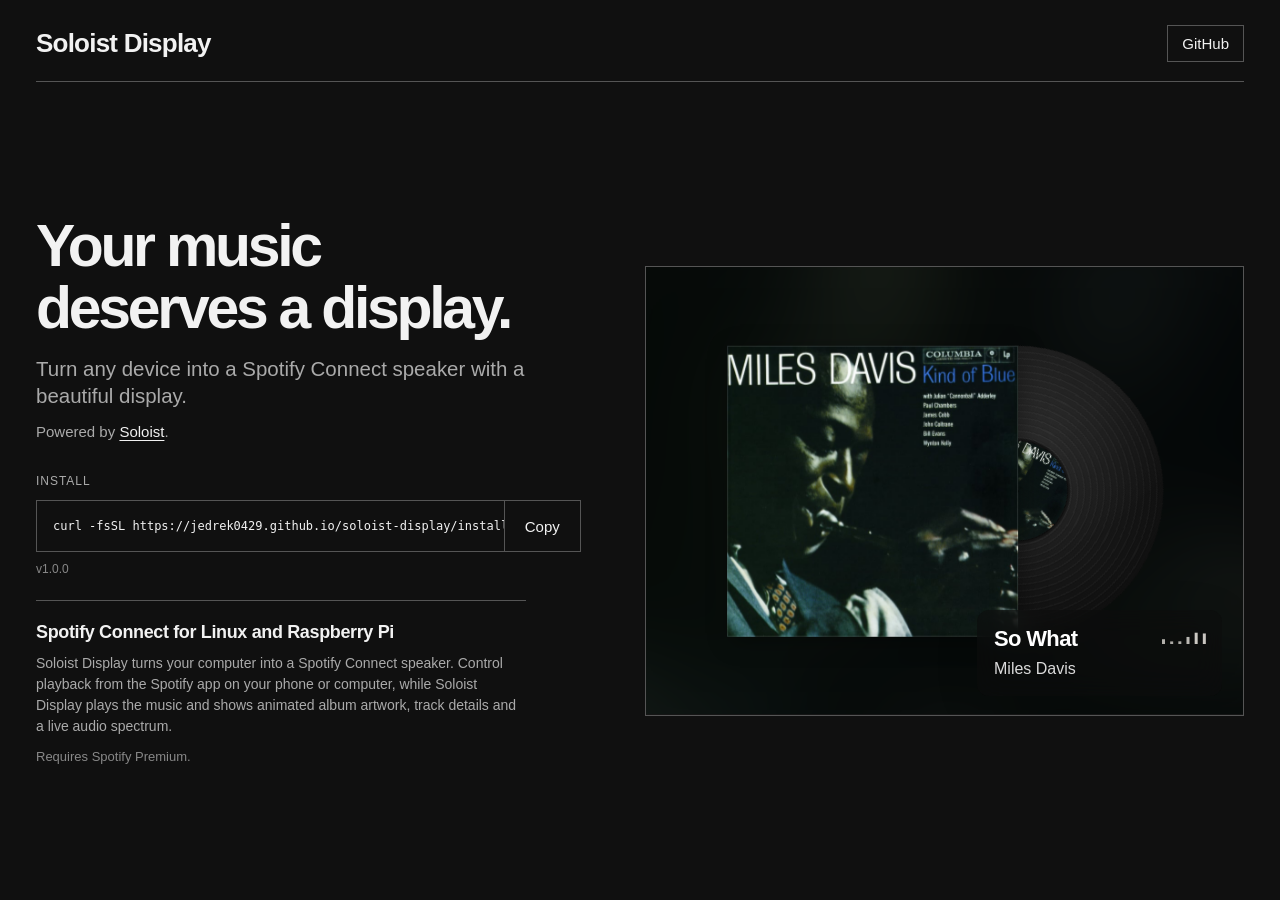
<file: index.html>
<!doctype html>
<html lang="en">
<head>
<meta charset="utf-8">
<meta name="viewport" content="width=device-width,initial-scale=1">
<meta name="theme-color" content="#101010">
<meta name="description" content="Turn a Linux PC or Raspberry Pi into a Spotify Connect speaker with a full-screen music display, album artwork and a live audio spectrum.">
<meta name="robots" content="index,follow,max-image-preview:large">
<link rel="canonical" href="https://jedrek0429.github.io/soloist-display/">
<meta property="og:type" content="website">
<meta property="og:site_name" content="Soloist Display">
<meta property="og:title" content="Spotify Connect Speaker & Display | Soloist Display">
<meta property="og:description" content="Turn a Linux PC or Raspberry Pi into a Spotify Connect speaker with a beautiful display, animated album artwork and a live audio spectrum.">
<meta property="og:url" content="https://jedrek0429.github.io/soloist-display/">
<meta property="og:image" content="https://jedrek0429.github.io/soloist-display/og-image.webp">
<meta property="og:image:type" content="image/webp">
<meta property="og:image:width" content="640">
<meta property="og:image:height" content="336">
<meta property="og:image:alt" content="Soloist Display showing Chris Rainbow album artwork and track information">
<meta name="twitter:card" content="summary_large_image">
<meta name="twitter:title" content="Spotify Connect Speaker & Display | Soloist Display">
<meta name="twitter:description" content="Spotify Connect speaker and music display for Linux and Raspberry Pi. Play music and see animated album artwork and a live audio spectrum.">
<meta name="twitter:image" content="https://jedrek0429.github.io/soloist-display/og-image.webp">
<title>Spotify Connect Speaker & Display | Soloist Display</title>
<script type="application/ld+json">
{
  "@context": "https://schema.org",
  "@type": "SoftwareApplication",
  "name": "Soloist Display",
  "url": "https://jedrek0429.github.io/soloist-display/",
  "description": "Free, open-source software that turns a Linux PC or Raspberry Pi into a Spotify Connect speaker with a full-screen music display, animated album artwork and a live audio spectrum.",
  "applicationCategory": "MultimediaApplication",
  "operatingSystem": "Linux",
  "softwareRequirements": "Linux with systemd and glibc 2.38 or later; Spotify Premium",
  "image": "https://jedrek0429.github.io/soloist-display/og-image.webp",
  "downloadUrl": "https://github.com/jedrek0429/soloist-display/releases",
  "codeRepository": "https://github.com/jedrek0429/soloist-display",
  "license": "https://github.com/jedrek0429/soloist-display/blob/main/LICENSE",
  "isAccessibleForFree": true,
  "offers": {
    "@type": "Offer",
    "price": "0",
    "priceCurrency": "USD"
  }
}
</script>
<link rel="preload" as="image" href="./kind-of-blue.jpg" fetchpriority="high">
<link rel="preload" as="style" href="./styles.css">
<style>
:root{color-scheme:dark;font:15px Arial,Helvetica,sans-serif;background:#101010;color:#f2f2f2;--ink:#f2f2f2;--bg:#101010;--line:#555}
*{box-sizing:border-box}
body{margin:0;min-height:100dvh;background:var(--bg)}
a,button{color:inherit;font:inherit}
a{text-decoration:none}
a:hover{text-decoration:underline}
a:focus-visible,button:focus-visible{outline:2px solid var(--ink);outline-offset:3px}
.shell{width:min(1320px,calc(100% - 72px));margin:auto;min-height:100dvh;display:flex;flex-direction:column}
.topbar{display:flex;align-items:center;justify-content:space-between;gap:20px;border-bottom:1px solid var(--line);padding:28px 0 22px}
.brand{font-size:26px;font-weight:600;letter-spacing:-.03em}
.nav-link{border:1px solid var(--line);padding:9px 14px;white-space:nowrap}
.nav-link:hover{background:var(--ink);color:var(--bg);text-decoration:none}
main{flex:1;min-height:0;display:grid;grid-template:"hero preview" auto "about preview" auto / minmax(0,1fr) minmax(0,1.1fr);column-gap:clamp(30px,5vw,76px);row-gap:24px;align-content:center;align-items:center;padding:28px 0}
.hero{grid-area:hero;text-align:left;min-width:0}
h1{font-size:clamp(40px,4.6vw,72px);font-weight:600;letter-spacing:-.055em;line-height:1.05;margin:0 0 16px;text-wrap:balance}
.description{color:#aaa;margin:0 0 13px;font-size:clamp(17px,1.6vw,22px);line-height:1.35;max-width:490px}.powered{color:#aaa;margin:0;font-size:15px}
.powered a{color:var(--ink);text-underline-offset:3px;text-decoration:underline}
.preview{grid-area:preview;margin:0;position:relative;aspect-ratio:4/3;width:100%;overflow:hidden;border:1px solid var(--line);background:#151515}
.preview iframe{display:block;width:100%;height:100%;border:0;pointer-events:none}

.install{margin-top:34px}
.about{grid-area:about;min-width:0;max-width:490px;border-top:1px solid var(--line);padding-top:20px}
.about h2{font-size:18px;font-weight:600;letter-spacing:-.02em;line-height:1.3;margin:0 0 9px}
.about p{color:#aaa;font-size:14px;line-height:1.5;margin:0}
.about .requirement{font-size:13px;color:#888;margin-top:10px}
.label{display:block;font-size:12px;letter-spacing:.08em;text-transform:uppercase;color:#aaa;margin-bottom:12px}
.command{display:flex;border:1px solid var(--line);min-width:0}
.command code{flex:1;min-width:0;overflow:auto;white-space:nowrap;padding:16px;font:12px/1.5 ui-monospace,SFMono-Regular,Consolas,monospace}
.command button{cursor:pointer;background:transparent;border:0;border-left:1px solid var(--line);padding:0 20px}
.command button:hover{background:var(--ink);color:var(--bg)}
.version{display:inline-block;margin-top:10px;font-size:12px;color:#888}

[hidden]{display:none!important}
@media(min-width:801px) and (max-height:800px){main{row-gap:16px}.install{margin-top:24px}.about{padding-top:16px}.about p{font-size:13px;line-height:1.45}}
@media(min-width:801px) and (max-height:710px){.topbar{padding:14px 0}main{padding:14px 0}.preview{max-height:calc(100dvh - 105px);width:auto;justify-self:center;max-width:100%}.install{margin-top:18px}}
@media(min-width:801px) and (max-width:1100px){h1{font-size:clamp(36px,4.2vw,48px)}.description{font-size:18px}.about h2{font-size:16px}.about p{font-size:13px}}
@media(max-width:800px){.shell{width:calc(100% - 40px)}main{display:flex;flex-direction:column;align-items:stretch;gap:32px;padding:42px 0}.hero{width:100%}h1{font-size:clamp(38px,8vw,60px)}.preview{width:100%;max-width:680px;align-self:center}}
@media(max-width:560px){.shell{width:calc(100% - 32px)}.topbar{padding:20px 0}.brand{font-size:22px}main{padding-top:38px;gap:28px}.command{flex-direction:column}.command button{padding:12px;border-left:0;border-top:1px solid var(--line)}}
@media(prefers-reduced-motion:reduce){.preview iframe{visibility:visible}}
</style>
</head>
<body>
<div class="shell">
<header class="topbar">
<a class="brand" href="./" aria-label="Soloist Display home">Soloist Display</a>
<nav aria-label="Project links">
<a class="nav-link" href="https://github.com/jedrek0429/soloist-display">GitHub</a>
</nav>
</header>
<main>
<section class="hero"><h1>Your music deserves a display.</h1><p class="description">Turn any device into a Spotify Connect speaker with a beautiful display.</p><p class="powered">Powered by <a href="https://developer.spotify.com/documentation/soloist">Soloist</a>.</p><section class="install" id="install"><span class="label">Install</span><div class="command"><code id="command">curl -fsSL https://jedrek0429.github.io/soloist-display/install.sh | sh</code><button type="button" id="copy">Copy</button></div><a class="version" href="https://github.com/jedrek0429/soloist-display/releases/tag/v1.0.0">v1.0.0</a></section></section>
<figure class="preview" aria-label="Live Soloist Display preview: Miles Davis, So What"><iframe src="./preview.html" title="Animated Soloist Display showing So What by Miles Davis" loading="eager" tabindex="-1"></iframe></figure>
<section class="about" aria-labelledby="about-heading"><h2 id="about-heading">Spotify Connect for Linux and Raspberry Pi</h2><p>Soloist Display turns your computer into a Spotify Connect speaker. Control playback from the Spotify app on your phone or computer, while Soloist Display plays the music and shows animated album artwork, track details and a live audio spectrum.</p><p class="requirement">Requires Spotify Premium.</p></section>
</main>
</div>
<script>
const command=document.querySelector('#command').textContent;
document.querySelector('#copy').addEventListener('click',async event=>{
 try{await navigator.clipboard.writeText(command);event.currentTarget.textContent='Copied'}
 catch{event.currentTarget.textContent='Copy failed'}
});
</script>
</body>
</html>
</file>
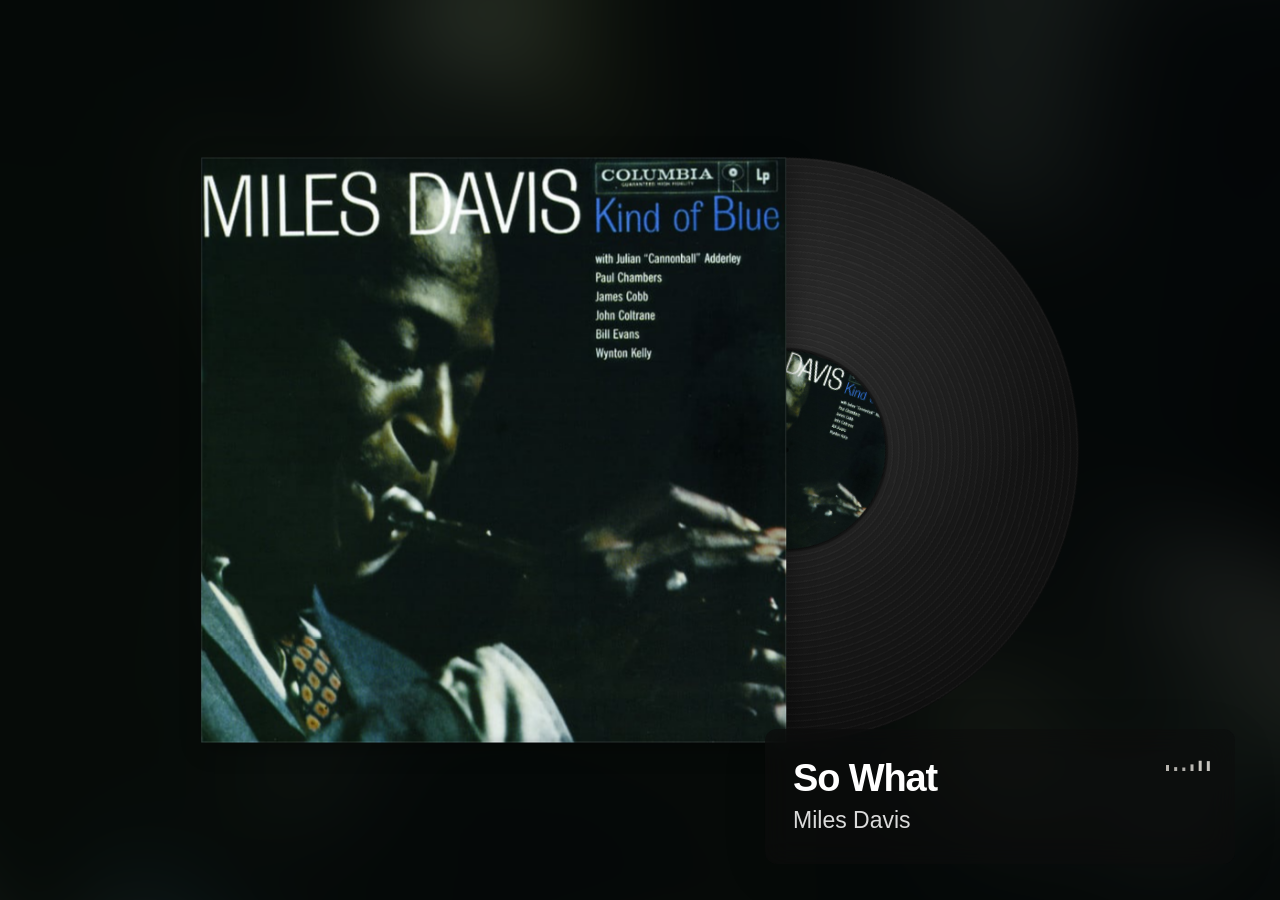
<file: preview.html>
<!doctype html>
<html lang="en" data-display-state="playing" data-initializing="true" data-metadata-ready="false"><head><meta name="robots" content="noindex,follow"><meta charset="utf-8"><meta name="viewport" content="width=device-width,initial-scale=1"><meta name="theme-color" content="#101010"><title>Soloist Display</title><link rel="stylesheet" href="./styles.css"></head>
<body><main class="stage" id="stage" aria-label="Now playing">
<section class="standby" id="standby" aria-label="Standby screen">
<div class="standby-content">
<div class="standby-clock-group"><time class="standby-clock" id="standby-clock">--:--</time></div>
<div class="standby-record" id="standby-record" aria-hidden="true"><div class="standby-label"></div><span class="standby-hand standby-hour"></span><span class="standby-hand standby-minute"></span></div>
<p class="standby-date" id="standby-date"></p>
<h1 class="standby-caption" id="standby-title"></h1>
</div>
<p class="standby-connection" id="standby-connection" role="status" aria-live="polite"></p>
</section>
<div class="backdrop" aria-hidden="true"><div class="backdrop-image" id="backdrop-a"></div><div class="backdrop-image" id="backdrop-b"></div><div class="backdrop-shade"></div></div>
<div class="disc-stage" id="disc-stage" aria-label="Album artwork"><div class="disc" id="disc-a"><div class="record-track"><div class="rotor"><div class="disc-image"></div><div class="disc-label"></div><div class="spindle"></div></div></div><div class="record-sleeve"></div></div><div class="disc" id="disc-b"><div class="record-track"><div class="rotor"><div class="disc-image"></div><div class="disc-label"></div><div class="spindle"></div></div></div><div class="record-sleeve"></div></div></div>
<section class="info" id="info" aria-live="polite"><div class="info-header"><canvas id="visualizer" aria-label="Live audio spectrum"></canvas></div><div class="info-copy"><h1 id="track"></h1><p id="artist"></p></div><div class="progress" id="progress" role="progressbar" aria-label="Track progress" aria-valuemin="0" aria-valuemax="100" aria-valuenow="0"><div id="progress-fill"></div></div><div class="track-times" id="track-times"><span id="time-elapsed">0:00</span><span class="time-separator"> / </span><span id="time-end">0:00</span></div></section>
</main><script type="module" src="./src/demo.js"></script></body></html>
</file>
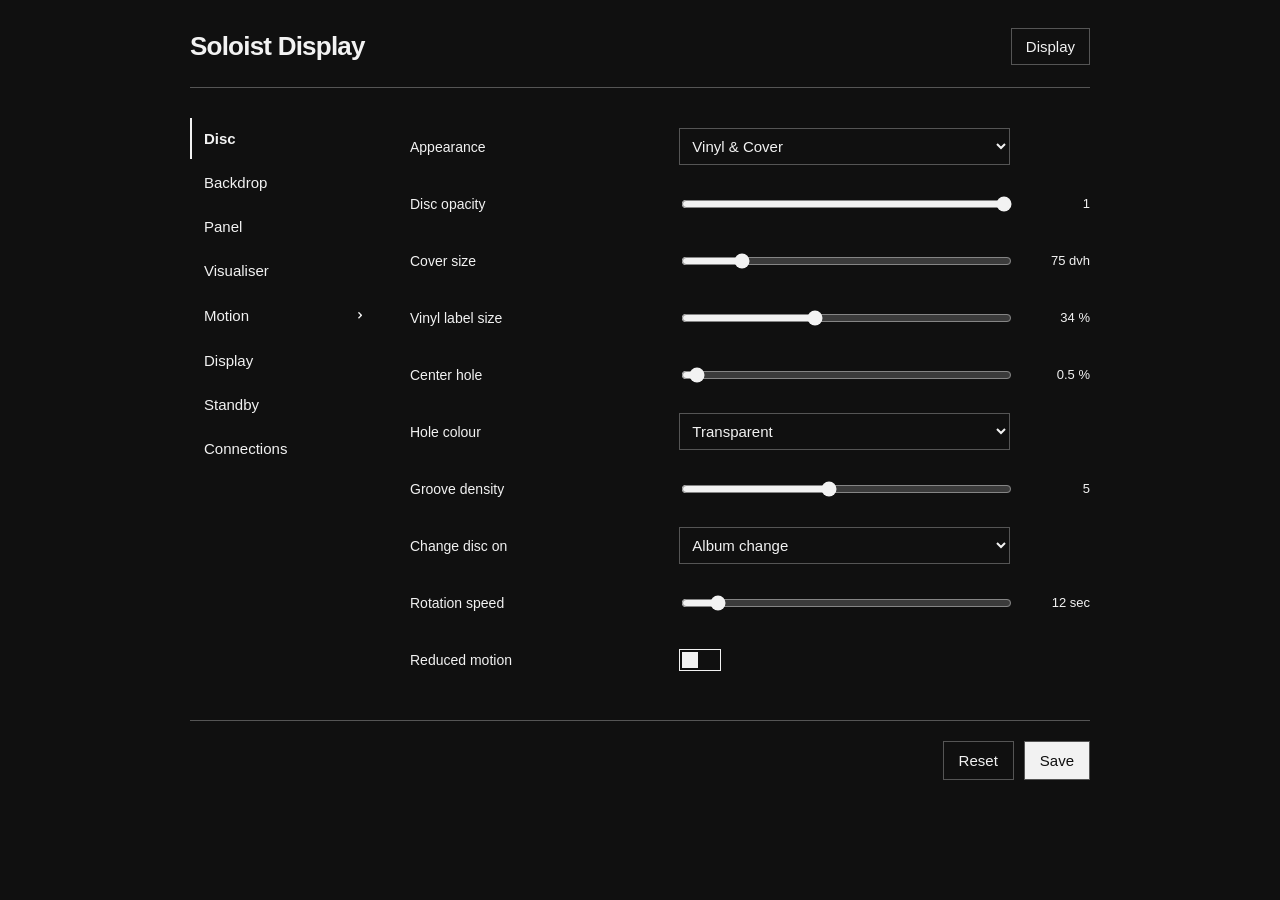
<file: settings.html>
<!doctype html>
<html lang="en">
<head>
<meta charset="utf-8">
<meta name="viewport" content="width=device-width,initial-scale=1">
<meta name="theme-color" content="#101010">
<title>Soloist Display — Settings</title>
<style>
:root{color-scheme:dark;font:15px Arial,Helvetica,sans-serif;background:#101010;color:#f2f2f2;--ink:#f2f2f2;--bg:#101010;--line:#555}
*{box-sizing:border-box}
body{margin:0;min-height:100vh;background:var(--bg)}
button,input,select,a{font:inherit}
button,select,input[type=text],input[type=number]{border:1px solid var(--line);border-radius:0;background:var(--bg);color:var(--ink)}
button,a{cursor:pointer}
button:hover,a:hover{background:var(--ink);color:var(--bg)}
button:focus-visible,input:focus-visible,select:focus-visible,a:focus-visible{outline:2px solid var(--ink);outline-offset:3px}
.shell{max-width:960px;margin:auto;padding:28px 30px}
.topbar{display:flex;justify-content:space-between;align-items:center;gap:20px;border-bottom:1px solid var(--line);padding-bottom:22px}
h1{font-size:26px;font-weight:600;letter-spacing:-.03em;margin:0}
.button{border:1px solid var(--line);padding:9px 14px;color:var(--ink);text-decoration:none;white-space:nowrap}
.workspace{display:grid;grid-template-columns:185px minmax(0,1fr);gap:35px;padding-top:30px}
.section-nav{display:flex;flex-direction:column;align-items:stretch;gap:3px}
.nav-button{text-align:left;padding:12px;border:0;border-left:2px solid transparent;background:transparent;color:var(--ink)}
.nav-button[aria-current=page]{border-left-color:var(--ink);font-weight:bold}
.nav-button:hover,.nav-button[aria-current=page]:hover{background:var(--ink);color:var(--bg)}
.nav-button[aria-current=page]:hover{border-left-color:var(--ink)}
.nav-subbutton:hover{color:var(--bg)}
.nav-group{display:flex;flex-direction:column;min-width:0}
.nav-group-toggle{display:flex;align-items:center;justify-content:space-between;width:100%}
.nav-group-toggle:after{content:'⌄';font-size:16px;transform:rotate(-90deg);transition:transform .15s}
.nav-group-toggle[aria-expanded=true]:after{transform:rotate(0)}
.nav-subnav{display:flex;flex-direction:column;padding-left:14px}
.nav-subnav[hidden]{display:none}
.nav-subbutton{font-size:14px;padding:9px 12px;color:#bfbfbf}
.nav-subbutton[aria-current=page]{color:var(--ink)}
.panel{min-width:0}
.panel-header{display:none}
.field[hidden]{display:none}.field{display:grid;grid-template-columns:minmax(130px,1fr) minmax(170px,1.3fr) 65px;align-items:center;gap:15px;min-height:57px;border-bottom:0}
.field-label{font-size:14px}
.field input[type=range]{width:100%;accent-color:var(--ink)}
.field input[type=text],.field select{min-width:0;width:100%;padding:8px}
.field input[type=color]{width:68px;height:38px;padding:3px;cursor:pointer;border:1px solid var(--line);border-radius:0;background:var(--bg)}
.duration-control{display:flex;flex-wrap:wrap;align-items:center;gap:10px;min-width:0}
.duration-control input[type=number]{width:90px;min-width:0;padding:8px}
.duration-control select{width:auto;min-width:105px}
.duration-never{display:flex;align-items:center;gap:6px;white-space:nowrap;font-size:14px}
.duration-never input{accent-color:var(--ink)}
.duration-control input:invalid{border-color:#d66b6b}
.field select:disabled{opacity:.4;cursor:not-allowed}.link-button{padding:6px 12px;justify-self:start;font-size:13px}.link-button[aria-pressed=true]{background:var(--ink);color:var(--bg)}.transition-disc{border-bottom:0}.linked-field{min-height:35px;border-bottom:0}.linked-field .field-label{font-size:12px;color:#aaa}.transition-backdrop{border-top:0}.field output{text-align:right;font:13px Arial,Helvetica,sans-serif}
.field:has(.switch) output{display:none}
.switch{justify-self:start;position:relative;width:42px;height:22px;cursor:pointer;border:1px solid var(--ink)}
.switch input{position:absolute;opacity:0}
.switch-track{display:block;width:100%;height:100%;position:relative}
.switch-track:after{content:'';position:absolute;left:2px;top:2px;width:16px;height:16px;background:var(--ink);transition:transform .12s}
.switch input:checked+.switch-track{background:var(--ink)}
.switch input:checked+.switch-track:after{background:var(--bg);transform:translateX(19px)}
.footer{display:flex;align-items:center;justify-content:space-between;gap:20px;border-top:1px solid var(--line);padding-top:20px;margin-top:32px}
#status{font-size:13px;margin:0}
.actions{display:flex;gap:10px}
.actions button{padding:10px 15px}
#save{background:var(--ink);color:var(--bg)}
#save:hover{background:var(--bg);color:var(--ink)}
@media(max-width:650px){.shell{padding:20px 16px}.workspace{display:block;padding-top:14px}.section-nav{flex-direction:row;align-items:flex-start;overflow-x:auto;border-bottom:1px solid var(--line);padding-bottom:12px;margin-bottom:12px}.nav-group{flex:none}.nav-subnav{padding-left:0}.nav-subbutton{font-size:13px;padding:8px 12px}.nav-button{white-space:nowrap;border-left:0;border-bottom:2px solid transparent}.nav-button[aria-current=page]{border-bottom-color:var(--ink)}.field{grid-template-columns:1fr auto;gap:8px 12px;padding:12px 0}.field input[type=range],.field input[type=text],.field select,.field .duration-control{grid-column:1/-1;grid-row:2}
.duration-control input[type=number],.duration-control select{grid-column:auto;grid-row:auto}.field output{grid-column:2;grid-row:1}.footer{align-items:stretch;flex-direction:column}.actions button{flex:1}}
</style>
</head>
<body>
<div class="shell">
<header class="topbar"><h1>Soloist Display</h1><a class="button" href="/">Display</a></header>
<div class="workspace">
<nav class="section-nav" id="section-nav" aria-label="Settings categories"></nav>
<main class="panel"><header class="panel-header"><span id="panel-kicker"></span><h2 id="panel-title"></h2><p id="panel-description"></p></header><div id="controls"></div></main>
</div>
<footer class="footer"><p id="status" role="status" aria-live="polite"></p><div class="actions"><button id="reset" type="button">Reset</button><button id="save" type="button">Save</button></div></footer>
</div>
<script type="module" src="/src/settings.js"></script>
</body>
</html>
</file>
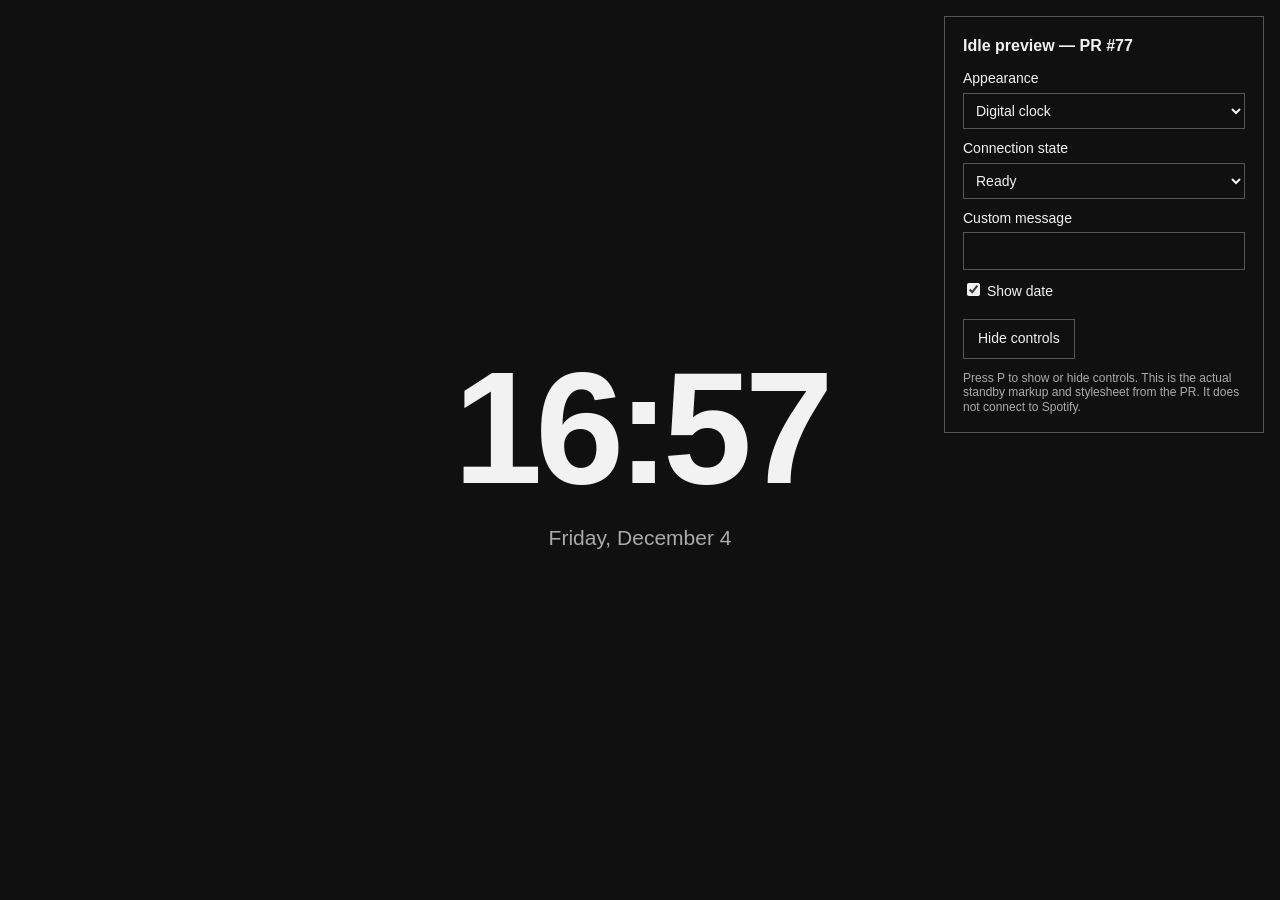
<file: docs/idle-preview.html>
<!doctype html>
<html lang="en" data-display-state="ready" data-idle-appearance="digital-clock" data-idle-show-date="true">
<head>
<meta charset="utf-8">
<meta name="viewport" content="width=device-width,initial-scale=1">
<title>Soloist Display — Idle preview</title>
<link rel="stylesheet" href="../styles.css">
<style>
.preview-controls{position:fixed;top:16px;right:16px;z-index:20;width:min(320px,calc(100vw - 32px));padding:18px;background:#101010;border:1px solid #555;font:14px/1.4 Arial,Helvetica,sans-serif;color:#f2f2f2}
.preview-controls[hidden]{display:none}
.preview-controls h2{font-size:16px;font-weight:600;margin:0 0 12px}
.preview-controls label{display:block;margin:10px 0}
.preview-controls select,.preview-controls input[type=text]{width:100%;padding:8px;margin-top:4px;border:1px solid #555;border-radius:0;background:#101010;color:#f2f2f2;font:inherit}
.preview-controls input[type=checkbox]{accent-color:#f2f2f2}
.preview-controls button{margin-top:8px;padding:9px 14px;border:1px solid #555;border-radius:0;background:#101010;color:#f2f2f2;cursor:pointer;font:inherit}
.preview-controls button:hover{background:#f2f2f2;color:#101010}
.preview-controls button:focus-visible,.preview-controls select:focus-visible,.preview-controls input:focus-visible{outline:2px solid #f2f2f2;outline-offset:3px}
.preview-hint{font-size:12px;color:#aaa;margin:12px 0 0}
</style>
</head>
<body>
<main class="stage" aria-label="Idle preview">
<section class="standby" id="standby" aria-label="Standby screen">
<div class="standby-content">
<div class="standby-clock-group"><time class="standby-clock" id="standby-clock">--:--</time></div>
<div class="standby-record" id="standby-record" aria-hidden="true"><div class="standby-label"></div><span class="standby-hand standby-hour"></span><span class="standby-hand standby-minute"></span></div>
<p class="standby-date" id="standby-date"></p>
<h1 class="standby-caption" id="standby-title"></h1>
</div>
<p class="standby-connection" id="standby-connection" role="status" aria-live="polite"></p>
</section>
</main>
<aside class="preview-controls" id="preview-controls" aria-label="Preview controls">
<h2>Idle preview — PR #77</h2>
<label>Appearance
<select id="appearance">
<option value="digital-clock">Digital clock</option>
<option value="vinyl-clock">Vinyl clock</option>
<option value="vinyl">Vinyl standby</option>
<option value="text">Text only</option>
<option value="black">Pure black</option>
</select>
</label>
<label>Connection state
<select id="connection">
<option value="ready">Ready</option>
<option value="paused">Paused</option>
<option value="connecting">Connecting</option>
<option value="connected">Connected</option>
<option value="offline">Disconnected</option>
<option value="reconnecting">Reconnecting</option>
</select>
</label>
<label>Custom message
<input id="caption" type="text" maxlength="80" value="">
</label>
<label><input id="date" type="checkbox" checked> Show date</label>
<button type="button" id="hide">Hide controls</button>
<p class="preview-hint">Press P to show or hide controls. This is the actual standby markup and stylesheet from the PR. It does not connect to Spotify.</p>
</aside>
<script>
const $=id=>document.getElementById(id);
const root=document.documentElement;
function render(){
  root.dataset.idleAppearance=$('appearance').value;
  root.dataset.idleShowDate=$('date').checked?'true':'false';
  const state=$('connection').value;
  root.dataset.displayState=state;
  $('standby-title').textContent=$('caption').value;
  $('standby-connection').textContent={connecting:'Connecting...',connected:'Connected!',offline:'Disconnected',reconnecting:'Reconnecting...'}[state]||'';
}
function clock(){
  const now=new Date();
  $('standby-clock').textContent=now.toLocaleTimeString(undefined,{hour:'2-digit',minute:'2-digit',hourCycle:'h23'});
  $('standby-date').textContent=now.toLocaleDateString(undefined,{weekday:'long',month:'long',day:'numeric'});
  const hour=(now.getHours()%12)+now.getMinutes()/60+now.getSeconds()/3600;
  const minute=now.getMinutes()+now.getSeconds()/60;
  $('standby-record').style.setProperty('--standby-hour-angle',hour*30+'deg');
  $('standby-record').style.setProperty('--standby-minute-angle',minute*6+'deg');
}
for(const id of ['appearance','connection','caption','date'])$(id).addEventListener('input',render);
function toggleControls(){$('preview-controls').hidden=!$('preview-controls').hidden}
$('hide').addEventListener('click',toggleControls);
window.addEventListener('keydown',event=>{
  if(event.key.toLowerCase()!=='p'||event.ctrlKey||event.altKey||event.metaKey||['INPUT','SELECT','TEXTAREA'].includes(document.activeElement.tagName))return;
  toggleControls();
});
render();
clock();
setInterval(clock,1000);
</script>
</body>
</html>
</file>
<file: styles.css>
:root{font-family:Arial,Helvetica,sans-serif;color-scheme:dark;--ink:#fff;--accent:#eeeae2}*{box-sizing:border-box}html{margin:0;width:100%;height:100%;overflow:hidden;background:#151515}body{margin:0;width:100%;height:100%;overflow:hidden;background:#151515;color:var(--ink)}.stage{position:relative;width:100vw;height:100dvh;overflow:hidden;isolation:isolate;background:#151515}.backdrop{position:absolute;inset:0;overflow:hidden;z-index:-1}.backdrop-image{position:absolute;inset:-10%;background-position:center;background-size:cover;filter:blur(var(--background-blur,50px));transform:scale(1.08);opacity:0}.backdrop-image.active{opacity:1}.backdrop-shade{position:absolute;inset:0;z-index:3;background:rgba(0,0,0,var(--background-dim,.52));pointer-events:none}
.backdrop-image[data-backdrop-kind='colour']{inset:0;filter:none;transform:none}.disc-stage{position:absolute;inset:0;pointer-events:none;perspective:1100px;z-index:1;isolation:isolate}.disc{position:absolute;left:50%;top:50%;height:var(--disc-size,116dvh);width:var(--disc-size,116dvh);transform:translate(-50%,-50%);border-radius:50%;overflow:hidden;visibility:hidden;will-change:transform;backface-visibility:hidden}.disc.active{visibility:visible}
/* Disc-only opacity; sleeve and transition container remain opaque. */
.record-track{opacity:var(--disc-opacity,1)}.rotor{position:absolute;inset:0;will-change:transform;-webkit-mask-image:radial-gradient(circle,transparent 0 var(--center-hole-radius,0%),#000 calc(var(--center-hole-radius,0%) + .15%));mask-image:radial-gradient(circle,transparent 0 var(--center-hole-radius,0%),#000 calc(var(--center-hole-radius,0%) + .15%))}.disc-image{position:absolute;inset:0;background:#282828 center/cover no-repeat;border-radius:50%}.disc-image::before,.disc-image::after{content:'';position:absolute;pointer-events:none;display:none}
:root[data-disc-appearance='basic'] .spindle{display:none}
/* The artwork, record label, grooves and spindle all live inside .rotor,
   so the entire record rotates as a single physical object. */
.disc-label{display:none;position:absolute;left:50%;top:50%;width:var(--vinyl-label-size,34%);height:var(--vinyl-label-size,34%);transform:translate(-50%,-50%);border-radius:50%;background-position:center;background-size:cover;background-repeat:no-repeat;z-index:3;box-shadow:0 0 0 1px rgba(0,0,0,.55),0 0 0 3px rgba(18,18,18,.7);pointer-events:none}
:root[data-disc-appearance='vinyl'] .disc-image{background-image:none!important;background-color:#111;border-radius:50%;box-shadow:inset 0 0 0 1px rgba(255,255,255,.035),inset 0 0 24px rgba(0,0,0,.9)}
:root[data-disc-appearance='vinyl'] .disc-label{display:block}
:root[data-disc-appearance='vinyl'] .spindle{display:none;z-index:5;width:6px;height:6px;background:#080808;border:1px solid #777;box-shadow:0 0 0 1px rgba(0,0,0,.7)}
:root.burn-in-protection .stage{animation:pixel-shift 180s steps(1,end) infinite}
@keyframes pixel-shift{0%,100%{transform:translate(0,0)}25%{transform:translate(2px,1px)}50%{transform:translate(-2px,2px)}75%{transform:translate(1px,-2px)}}
@media(prefers-reduced-motion:reduce){:root.burn-in-protection .stage{animation:none}}
.spindle{display:none;position:absolute;left:50%;top:50%;width:7px;height:7px;transform:translate(-50%,-50%);border-radius:50%;background:#f7f5f1}.info{zoom:var(--metadata-scale,1);position:absolute;right:clamp(16px,3.5vw,48px);bottom:clamp(16px,4vh,40px);width:clamp(245px,37vw,470px);max-width:calc(100vw - 32px);z-index:5;isolation:isolate;will-change:transform,opacity;display:flex;flex-direction:column;gap:9px;padding:clamp(17px,2.4vw,28px);border-radius:12px;background:rgba(13,13,13,var(--metadata-opacity,.58));backdrop-filter:blur(14px);-webkit-backdrop-filter:blur(14px);box-shadow:0 10px 45px rgba(0,0,0,.12)}.info-header{position:absolute;top:clamp(12px,1.6vw,20px);right:clamp(14px,1.8vw,23px);height:22px;width:46px;pointer-events:none}.info-copy{padding:0 55px 1px 0}h1{font-size:clamp(22px,3vw,38px);font-weight:650;line-height:1.13;letter-spacing:-.03em;text-wrap:balance;margin:0 0 7px;overflow-wrap:anywhere}p{font-size:clamp(16px,1.8vw,23px);line-height:1.2;margin:0;color:rgba(255,255,255,.85);overflow-wrap:anywhere}#visualizer{width:100%;height:100%;display:block}.progress{height:5px;border-radius:999px;background:rgba(255,255,255,.27);overflow:hidden}.progress>div{height:100%;width:0;background:var(--accent);border-radius:inherit}@media(max-aspect-ratio:1/1){.disc{height:min(var(--disc-size,116dvh),108vw);width:min(var(--disc-size,116dvh),108vw)}.info{width:min(76vw,400px);right:4vw;bottom:4vh}}:root[data-panel-position='bottom-left'] .info{right:auto;left:clamp(16px,3.5vw,48px)}
:root[data-panel-position='top-right'] .info{bottom:auto;top:clamp(16px,4vh,40px)}
:root[data-panel-position='top-left'] .info{bottom:auto;right:auto;top:clamp(16px,4vh,40px);left:clamp(16px,3.5vw,48px)}
.info h1{font-size:calc(clamp(22px,3vw,38px) * var(--metadata-font-size,1))}
.info p{font-size:calc(clamp(16px,1.8vw,23px) * var(--metadata-font-size,1))}
@media(max-aspect-ratio:1/1){:root[data-panel-position='bottom-left'] .info{left:4vw;right:auto}:root[data-panel-position='top-right'] .info{top:4vh;bottom:auto}:root[data-panel-position='top-left'] .info{left:4vw;right:auto;top:4vh;bottom:auto}}

/* The hole may be transparent, white or black; zero removes it entirely. */
:root[data-hole-color='white'] .rotor,:root[data-hole-color='black'] .rotor{-webkit-mask-image:none;mask-image:none}
:root[data-hole-color='white'] .spindle,:root[data-hole-color='black'] .spindle{display:block;z-index:8;width:var(--center-hole-diameter,0%);height:var(--center-hole-diameter,0%);background:var(--hole-fill);border:0;box-shadow:none}
:root[data-hole-color='white']{--hole-fill:#fff}
:root[data-hole-color='black']{--hole-fill:#000}
:root[data-hole-color='transparent'] .spindle{display:none}

:root[data-progress-bar='off'] .progress{display:none}
.track-times{display:flex;justify-content:space-between;align-items:center;font-size:calc(12px * var(--metadata-font-size,1));font-variant-numeric:tabular-nums;color:rgba(255,255,255,.75)}
:root[data-time-display='off'] .track-times{display:none}
.track-times .time-separator{display:none}
:root[data-time-layout='together'] .track-times{justify-content:flex-end;gap:0}
:root[data-time-layout='together'] .track-times .time-separator{display:inline;white-space:pre}

:root[data-disc-appearance='vinyl-cover'] .disc{width:calc(var(--disc-size,116dvh)*1.5);height:var(--disc-size,116dvh);border-radius:0;overflow:visible}
:root[data-disc-appearance='vinyl-cover'] .record-track{position:absolute;inset:0 auto 0 0;width:66.666667%;z-index:1;transform:translateX(50%);will-change:transform}
:root[data-disc-appearance='vinyl-cover'] .record-sleeve{position:absolute;inset:0 auto 0 0;width:66.666667%;z-index:2;background:#252525 center/cover no-repeat;box-shadow:4px 5px 22px rgba(0,0,0,.35)}
:root[data-disc-appearance='vinyl-cover'] .record-sleeve::after{content:'';position:absolute;inset:0;border:1px solid rgba(255,255,255,.11);box-shadow:inset -5px 0 9px rgba(0,0,0,.15);pointer-events:none}
:root[data-disc-appearance='vinyl-cover'] .rotor{width:100%;height:100%;mask:none;-webkit-mask:none}
:root[data-disc-appearance='vinyl-cover'] .disc-image{background-image:none!important;background-color:#111;box-shadow:inset 0 0 24px rgba(0,0,0,.9)}
:root[data-disc-appearance='vinyl-cover'] .disc-label{display:block}
:root[data-disc-appearance='vinyl-cover'][data-hole-color='transparent'] .rotor{mask-image:radial-gradient(circle,transparent 0 var(--center-hole-radius,0%),#000 calc(var(--center-hole-radius,0%) + .15%));-webkit-mask-image:radial-gradient(circle,transparent 0 var(--center-hole-radius,0%),#000 calc(var(--center-hole-radius,0%) + .15%))}
:root[data-disc-appearance='vinyl-cover'] .spindle{display:none}
:root[data-disc-appearance='vinyl-cover'][data-hole-color='white'] .spindle,:root[data-disc-appearance='vinyl-cover'][data-hole-color='black'] .spindle{display:block}
:root[data-disc-appearance='vinyl-cover'] .disc:not(.active){visibility:hidden}
@media(max-aspect-ratio:1/1){:root[data-disc-appearance='vinyl-cover'] .disc{height:min(var(--disc-size,116dvh),72vw);width:calc(min(var(--disc-size,116dvh),72vw)*1.5)}}


/* Cover sleeves share layout, not disc material. The track is always square
   and exactly two-thirds of the extended (1.5x) sleeve container. */
:root[data-disc-appearance='cd-cover'] .disc{
  width:calc(var(--disc-size,116dvh)*1.5);
  height:var(--disc-size,116dvh);
  border-radius:0;overflow:visible;
}
:root[data-disc-appearance='cd-cover'] .record-track{
  position:absolute;inset:0 auto 0 0;width:66.666667%;height:100%;
  aspect-ratio:1;z-index:1;transform:translateX(50%);will-change:transform;
}
:root[data-disc-appearance='cd-cover'] .record-sleeve{
  position:absolute;inset:0 auto 0 0;width:66.666667%;z-index:2;
  background:#252525 center/cover no-repeat;
  box-shadow:4px 5px 22px rgba(0,0,0,.35);
  overflow:hidden;
}
:root[data-disc-appearance='cd-cover'] .record-sleeve::after{
  content:'';position:absolute;inset:0;pointer-events:none;
  border:1px solid rgba(255,255,255,.11);
  box-shadow:inset -5px 0 9px rgba(0,0,0,.15);
}
:root[data-disc-appearance='cd-cover'] .disc:not(.active){visibility:hidden}
@media(max-aspect-ratio:1/1){
  :root[data-disc-appearance='cd-cover'] .disc{
    height:min(var(--disc-size,116dvh),72vw);
    width:calc(min(var(--disc-size,116dvh),72vw)*1.5);
  }
}

/* Vinyl grooves are material effects, separate from the aperture. */
:root[data-disc-appearance='vinyl'] .disc-image::before,
:root[data-disc-appearance='vinyl-cover'] .disc-image::before{
  display:block;inset:0;border-radius:50%;
  mask:radial-gradient(circle,transparent 0 17.8%,#000 18.2% 98.7%,transparent 100%);
  background:
    linear-gradient(115deg,transparent 18%,rgba(255,255,255,.018) 43%,rgba(255,255,255,.008) 53%,transparent 77%),
    repeating-radial-gradient(circle at center,rgba(255,255,255,.036) 0 1px,rgba(0,0,0,.11) 1.4px 2.2px,transparent 2.8px var(--vinyl-groove-spacing,6.6px)),
    radial-gradient(circle,#242424 0%,#111 68%,#080808 100%);
}
:root[data-disc-appearance='vinyl'] .disc-image::after,
:root[data-disc-appearance='vinyl-cover'] .disc-image::after{
  display:block;inset:0;border-radius:50%;
  mask:radial-gradient(circle,transparent 0 21%,#000 23% 96%,transparent 99%);
  background:radial-gradient(circle at 28% 17%,rgba(255,255,255,.075),transparent 62%);
}

/* All CD variants share the same physical hole: X% is X% of disc diameter.
   A closest-side radial gradient is measured relative to the disc radius. */
:root[data-disc-appearance='cd'] .rotor,
:root[data-disc-appearance='cd-cover'] .rotor{
  width:100%;height:100%;
  -webkit-mask-image:radial-gradient(circle closest-side at center,transparent 0 var(--cd-hole-stop),#000 calc(var(--cd-hole-stop) + .08%));
  mask-image:radial-gradient(circle closest-side at center,transparent 0 var(--cd-hole-stop),#000 calc(var(--cd-hole-stop) + .08%));
}
:root[data-disc-appearance='cd'][data-hole-color='white'] .rotor,
:root[data-disc-appearance='cd'][data-hole-color='black'] .rotor,
:root[data-disc-appearance='cd-cover'][data-hole-color='white'] .rotor,
:root[data-disc-appearance='cd-cover'][data-hole-color='black'] .rotor{
  -webkit-mask-image:none;mask-image:none;
}
:root[data-disc-appearance='cd'][data-hole-color='white'] .spindle,
:root[data-disc-appearance='cd'][data-hole-color='black'] .spindle,
:root[data-disc-appearance='cd-cover'][data-hole-color='white'] .spindle,
:root[data-disc-appearance='cd-cover'][data-hole-color='black'] .spindle{
  display:block;width:var(--center-hole-diameter);height:var(--center-hole-diameter);z-index:10;
}
:root[data-disc-appearance='cd-cover'] .disc-label{display:none}
:root[data-disc-appearance='cd'] .disc-image,
:root[data-disc-appearance='cd-cover'] .disc-image{
  border-radius:50%;
}
:root[data-disc-appearance='cd-cover'][data-cd-cover-side='up'] .disc-image{
  background:#282828 center/cover no-repeat;
  background-image:var(--cd-cover-art,none);
  box-shadow:none;
}
:root[data-disc-appearance='cd-cover'][data-cd-cover-side='down'] .disc-image{
  /* Dark translucent substrate lets the album-derived backdrop show through. */
  background:radial-gradient(circle at 35% 28%,rgba(172,191,203,.26),rgba(77,95,116,.16) 46%,rgba(36,52,72,.10) 82%,rgba(119,138,153,.18));
  box-shadow:inset 0 0 10px rgba(32,42,58,.11),inset 0 0 2px rgba(255,255,255,.09);
}
:root[data-disc-appearance='cd'] .disc-image::before,
:root[data-disc-appearance='cd-cover'][data-cd-cover-side='up'] .disc-image::before{
  display:block;inset:0;opacity:.28;border-radius:50%;
  background:conic-gradient(from 16deg,rgba(153,192,245,.23),rgba(238,190,236,.1) 48deg,transparent 78deg,rgba(187,242,222,.2) 115deg,transparent 160deg,rgba(245,227,175,.15) 208deg,transparent 250deg,rgba(167,183,246,.2) 310deg,rgba(153,192,245,.23));
  mix-blend-mode:screen;-webkit-mask-image:none;mask-image:none;
}
:root[data-disc-appearance='cd-cover'][data-cd-cover-side='down'] .disc-image::before{
  display:block;inset:0;opacity:var(--cd-rainbow,.65);border-radius:50%;
  background:conic-gradient(from 18deg,
    rgba(249,92,134,.42),rgba(247,202,96,.28) 42deg,
    rgba(81,222,178,.35) 88deg,rgba(83,157,244,.39) 138deg,
    rgba(143,106,205,.24) 186deg,rgba(246,185,90,.25) 227deg,
    rgba(127,185,246,.36) 286deg,rgba(249,92,134,.42)),
    radial-gradient(ellipse at 27% 16%,rgba(236,247,255,.28),transparent 58%);
  mix-blend-mode:normal;-webkit-mask-image:none;mask-image:none;
}
/* Hub rings touch the hole and scale proportionally with its diameter.
   No second cutout or independent face-specific mask is used. */
:root[data-disc-appearance='cd'] .disc-image::after,
:root[data-disc-appearance='cd-cover'] .disc-image::after{
  display:block;inset:0;width:auto;height:auto;left:0;top:0;transform:none;
  border:0;border-radius:50%;box-shadow:none;
  opacity:.5;mix-blend-mode:normal;
  background:radial-gradient(circle closest-side at center,
    transparent 0 var(--cd-hole-stop),
    rgba(243,246,249,.62) calc(var(--cd-hole-stop) + .05%) calc(var(--cd-hole-stop) * 1.09),
    rgba(99,111,127,.26) calc(var(--cd-hole-stop) * 1.11) calc(var(--cd-hole-stop) * 1.17),
    rgba(236,240,245,.36) calc(var(--cd-hole-stop) * 1.19) calc(var(--cd-hole-stop) * 1.28),
    transparent calc(var(--cd-hole-stop) * 1.33));
  -webkit-mask-image:none;mask-image:none;
}

/* Static, square album cover. Motion animates .disc, never the rotor. */
:root[data-disc-appearance='album-cover'] .disc{border-radius:0;overflow:hidden}
:root[data-disc-appearance='album-cover'] .record-track,
:root[data-disc-appearance='album-cover'] .rotor{
  position:absolute;inset:0;width:100%;height:100%;
  transform:none!important;-webkit-mask-image:none!important;mask-image:none!important;
}
:root[data-disc-appearance='album-cover'] .disc-image{border-radius:0}
:root[data-disc-appearance='album-cover'] .disc-image::before,
:root[data-disc-appearance='album-cover'] .disc-image::after,
:root[data-disc-appearance='album-cover'] .disc-label,
:root[data-disc-appearance='album-cover'] .spindle,
:root[data-disc-appearance='album-cover'] .record-sleeve{display:none!important}

/* The metadata panel owns the visualiser: both disappear when disabled. */
:root[data-panel-enabled='off'] .info{display:none!important}

/* Standby follows the same flat palette and typography as Settings. */
.standby{position:absolute;inset:0;z-index:10;display:grid;place-items:center;overflow:hidden;background:#101010;color:#f2f2f2;font-family:Arial,Helvetica,sans-serif;transition:opacity var(--idle-fade-duration,300ms) ease,visibility var(--idle-fade-duration,300ms)}
.standby-content{display:flex;flex-direction:column;align-items:center;justify-content:center;text-align:center;gap:clamp(10px,1.8dvh,22px);padding:clamp(14px,3vmin,30px);width:100%;max-width:100%;max-height:100%;min-height:0}
.standby-clock-group{display:flex;align-items:center;justify-content:center;min-width:0}
.standby-clock{display:block;font-size:clamp(64px,18vmin,160px);font-weight:600;font-variant-numeric:tabular-nums;letter-spacing:-.045em;line-height:1;white-space:nowrap}
.standby-date{margin:0;color:#aaa;font-size:clamp(15px,2.4vmin,21px);line-height:1.3}
.standby-caption{margin:0;max-width:min(90vw,900px);font-size:clamp(20px,3.3vmin,30px);font-weight:600;letter-spacing:-.025em;line-height:1.2;overflow-wrap:anywhere;text-wrap:balance}
.standby-caption:empty{display:none}
.standby-record{display:none;position:relative;place-items:center;flex:none;width:min(90vw,calc(100dvh - 7rem));aspect-ratio:1;border:1px solid #343434;border-radius:50%;background:repeating-radial-gradient(circle at center,#171717 0px,#171717 2px,#242424 3px,#141414 4px,#161616 7px)}
.standby-label{position:absolute;width:24%;aspect-ratio:1;border:1px solid #474747;border-radius:50%;background:#242424}
.standby-hand{display:none}
:root[data-idle-appearance='vinyl'] .standby-record,:root[data-idle-appearance='vinyl-clock'] .standby-record{display:grid}
:root[data-idle-appearance='vinyl'] .standby-content,:root[data-idle-appearance='vinyl-clock'] .standby-content{gap:clamp(6px,1.5dvh,18px)}
:root:not([data-idle-appearance='digital-clock']) .standby-clock-group{display:none}
:root[data-idle-appearance='text'] .standby-caption{font-size:clamp(32px,7vmin,68px);font-weight:600}
:root:not([data-idle-appearance='digital-clock']):not([data-idle-appearance='vinyl-clock']) .standby-date{display:none}
:root[data-idle-appearance='vinyl-clock'] .standby-hand{display:block;position:absolute;bottom:50%;left:50%;z-index:2;background:#f2f2f2;border-radius:2px;transform-origin:center bottom}
:root[data-idle-appearance='vinyl-clock'] .standby-hour{height:20%;width:6px;transform:translateX(-50%) rotate(var(--standby-hour-angle,0deg))}
:root[data-idle-appearance='vinyl-clock'] .standby-minute{height:30%;width:4px;transform:translateX(-50%) rotate(var(--standby-minute-angle,0deg))}
:root[data-idle-show-date='false'] .standby-date{display:none}
.standby-connection{position:absolute;right:clamp(16px,3vw,36px);bottom:clamp(14px,3dvh,32px);margin:0;font-size:clamp(12px,1.5vmin,15px);font-weight:400;line-height:1.3;text-align:right;color:#aaa}
.standby-connection:empty{display:none}
:root[data-idle-appearance='black'] .standby{background:#000}
:root[data-idle-transition='off'] .standby{transition:none}
:root[data-idle-appearance='black'] .standby-content,:root[data-idle-appearance='black'] .standby-connection{display:none}
:root[data-display-state='connecting'][data-initializing='true'] .standby,:root[data-display-state='playing'] .standby{visibility:hidden;opacity:0;pointer-events:none}
:root:not([data-display-state='playing']) .disc-stage,:root:not([data-display-state='playing']) .info,:root:not([data-display-state='playing']) .backdrop{visibility:hidden!important}
:root:not([data-metadata-ready='true']) .info{visibility:hidden!important}
#artist:empty{display:none}
:root.burn-in-protection .standby-content{animation:standby-drift 180s ease-in-out infinite alternate}
@keyframes standby-drift{from{transform:translate(-8px,-5px)}to{transform:translate(8px,5px)}}
@media(max-height:400px){.standby-content{gap:6px;padding:12px}.standby-record{width:min(88vw,calc(100dvh - 5.5rem))}.standby-caption{font-size:clamp(16px,3.3vmin,24px)}.standby-date{font-size:13px}}
@media(prefers-reduced-motion:reduce){.standby,:root.burn-in-protection .standby-content{animation:none!important;transition:none!important}}
:root[data-reduced-motion='true'] .standby,:root[data-reduced-motion='true'].burn-in-protection .standby-content{animation:none!important;transition:none!important}
</file>
